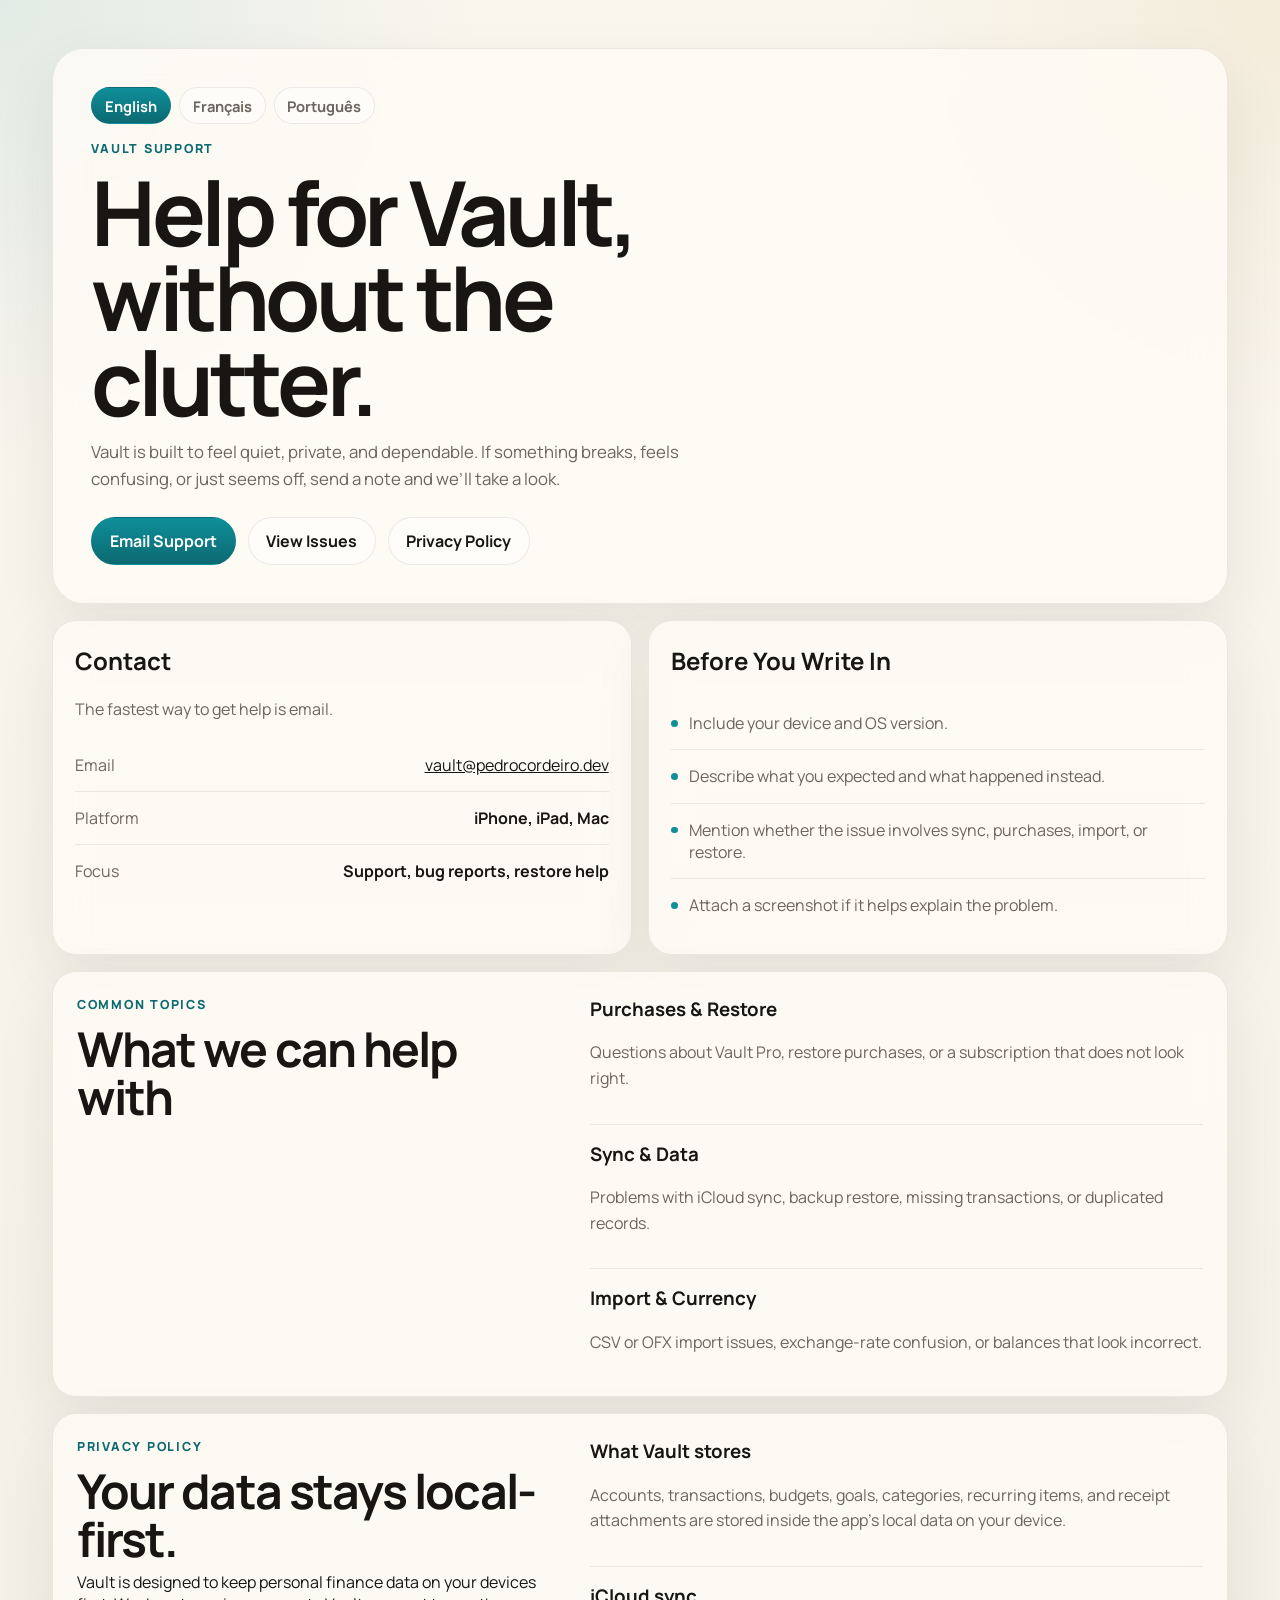
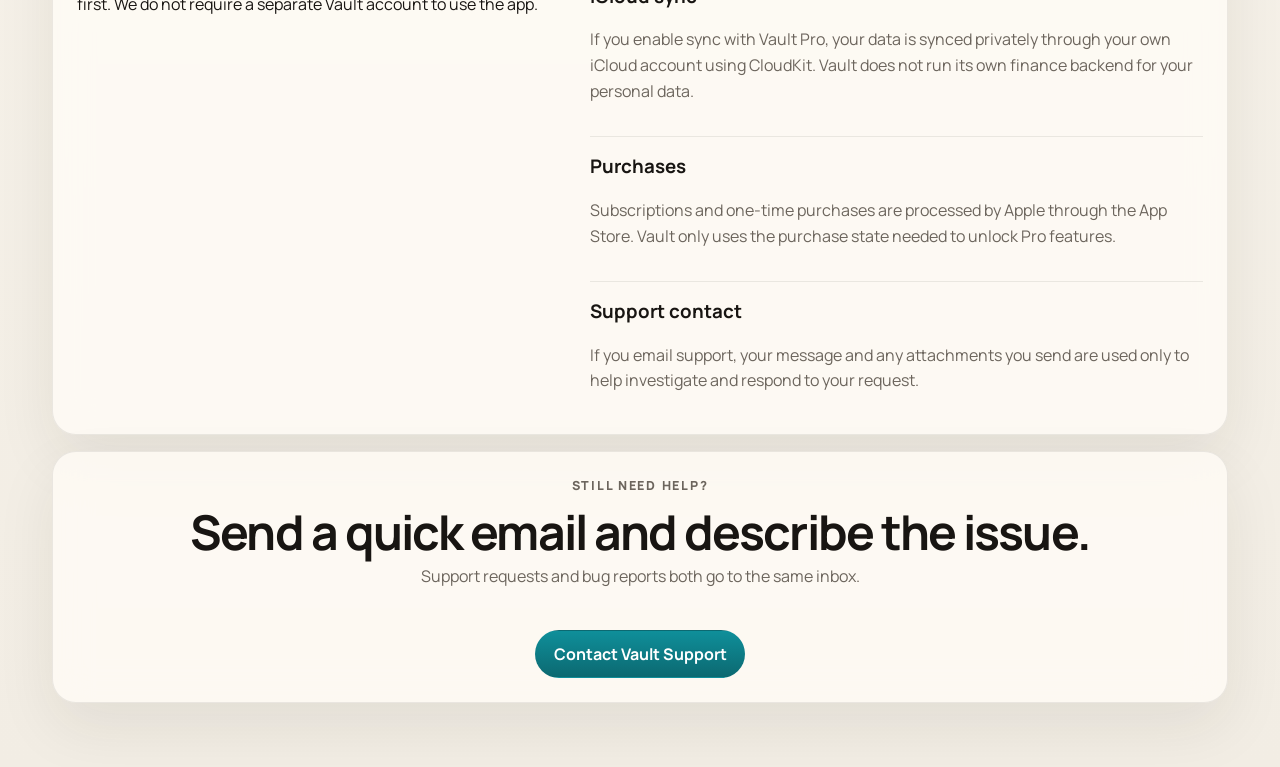
<file: index.html>
<!doctype html>
<html lang="en">
<head>
  <meta charset="utf-8">
  <meta name="viewport" content="width=device-width, initial-scale=1">
  <title>Vault Support</title>
  <meta name="description" content="Support for Vault, the local-first personal finance app for Apple platforms.">
  <link rel="alternate" hreflang="en" href="./">
  <link rel="alternate" hreflang="fr" href="./fr/">
  <link rel="alternate" hreflang="pt-PT" href="./pt-pt/">
  <link rel="preconnect" href="https://fonts.googleapis.com">
  <link rel="preconnect" href="https://fonts.gstatic.com" crossorigin>
  <link href="https://fonts.googleapis.com/css2?family=Manrope:wght@400;500;600;700;800&display=swap" rel="stylesheet">
  <link rel="stylesheet" href="styles.css">
</head>
<body>
  <main class="page">
    <section class="hero">
      <nav class="locale-switcher" aria-label="Languages">
        <a class="active" href="./" aria-current="page">English</a>
        <a href="./fr/">Français</a>
        <a href="./pt-pt/">Português</a>
      </nav>
      <p class="eyebrow">Vault Support</p>
      <h1>Help for Vault, without the clutter.</h1>
      <p class="lede">
        Vault is built to feel quiet, private, and dependable. If something breaks, feels confusing,
        or just seems off, send a note and we’ll take a look.
      </p>
      <div class="hero-actions">
        <a class="button primary" href="mailto:vault@pedrocordeiro.dev">Email Support</a>
        <a class="button secondary" href="https://github.com/app-vault-finance/Vault/issues">View Issues</a>
        <a class="button secondary" href="#privacy">Privacy Policy</a>
      </div>
    </section>

    <section class="grid">
      <article class="panel">
        <h2>Contact</h2>
        <p>The fastest way to get help is email.</p>
        <ul class="support-list">
          <li><span>Email</span><a href="mailto:vault@pedrocordeiro.dev">vault@pedrocordeiro.dev</a></li>
          <li><span>Platform</span><strong>iPhone, iPad, Mac</strong></li>
          <li><span>Focus</span><strong>Support, bug reports, restore help</strong></li>
        </ul>
      </article>

      <article class="panel">
        <h2>Before You Write In</h2>
        <ul class="bullet-list">
          <li>Include your device and OS version.</li>
          <li>Describe what you expected and what happened instead.</li>
          <li>Mention whether the issue involves sync, purchases, import, or restore.</li>
          <li>Attach a screenshot if it helps explain the problem.</li>
        </ul>
      </article>
    </section>

    <section class="detail">
      <div class="detail-copy">
        <p class="eyebrow">Common Topics</p>
        <h2>What we can help with</h2>
      </div>
      <div class="topics">
        <div>
          <h3>Purchases & Restore</h3>
          <p>Questions about Vault Pro, restore purchases, or a subscription that does not look right.</p>
        </div>
        <div>
          <h3>Sync & Data</h3>
          <p>Problems with iCloud sync, backup restore, missing transactions, or duplicated records.</p>
        </div>
        <div>
          <h3>Import & Currency</h3>
          <p>CSV or OFX import issues, exchange-rate confusion, or balances that look incorrect.</p>
        </div>
      </div>
    </section>

    <section class="detail privacy" id="privacy">
      <div class="detail-copy">
        <p class="eyebrow">Privacy Policy</p>
        <h2>Your data stays local-first.</h2>
        <p>
          Vault is designed to keep personal finance data on your devices first. We do not require
          a separate Vault account to use the app.
        </p>
      </div>
      <div class="topics">
        <div>
          <h3>What Vault stores</h3>
          <p>
            Accounts, transactions, budgets, goals, categories, recurring items, and receipt
            attachments are stored inside the app’s local data on your device.
          </p>
        </div>
        <div>
          <h3>iCloud sync</h3>
          <p>
            If you enable sync with Vault Pro, your data is synced privately through your own iCloud
            account using CloudKit. Vault does not run its own finance backend for your personal data.
          </p>
        </div>
        <div>
          <h3>Purchases</h3>
          <p>
            Subscriptions and one-time purchases are processed by Apple through the App Store. Vault
            only uses the purchase state needed to unlock Pro features.
          </p>
        </div>
        <div>
          <h3>Support contact</h3>
          <p>
            If you email support, your message and any attachments you send are used only to help
            investigate and respond to your request.
          </p>
        </div>
      </div>
    </section>

    <section class="cta">
      <p class="eyebrow">Still Need Help?</p>
      <h2>Send a quick email and describe the issue.</h2>
      <p>Support requests and bug reports both go to the same inbox.</p>
      <a class="button primary" href="mailto:vault@pedrocordeiro.dev?subject=Vault%20Support">Contact Vault Support</a>
    </section>
  </main>
</body>
</html>
</file>
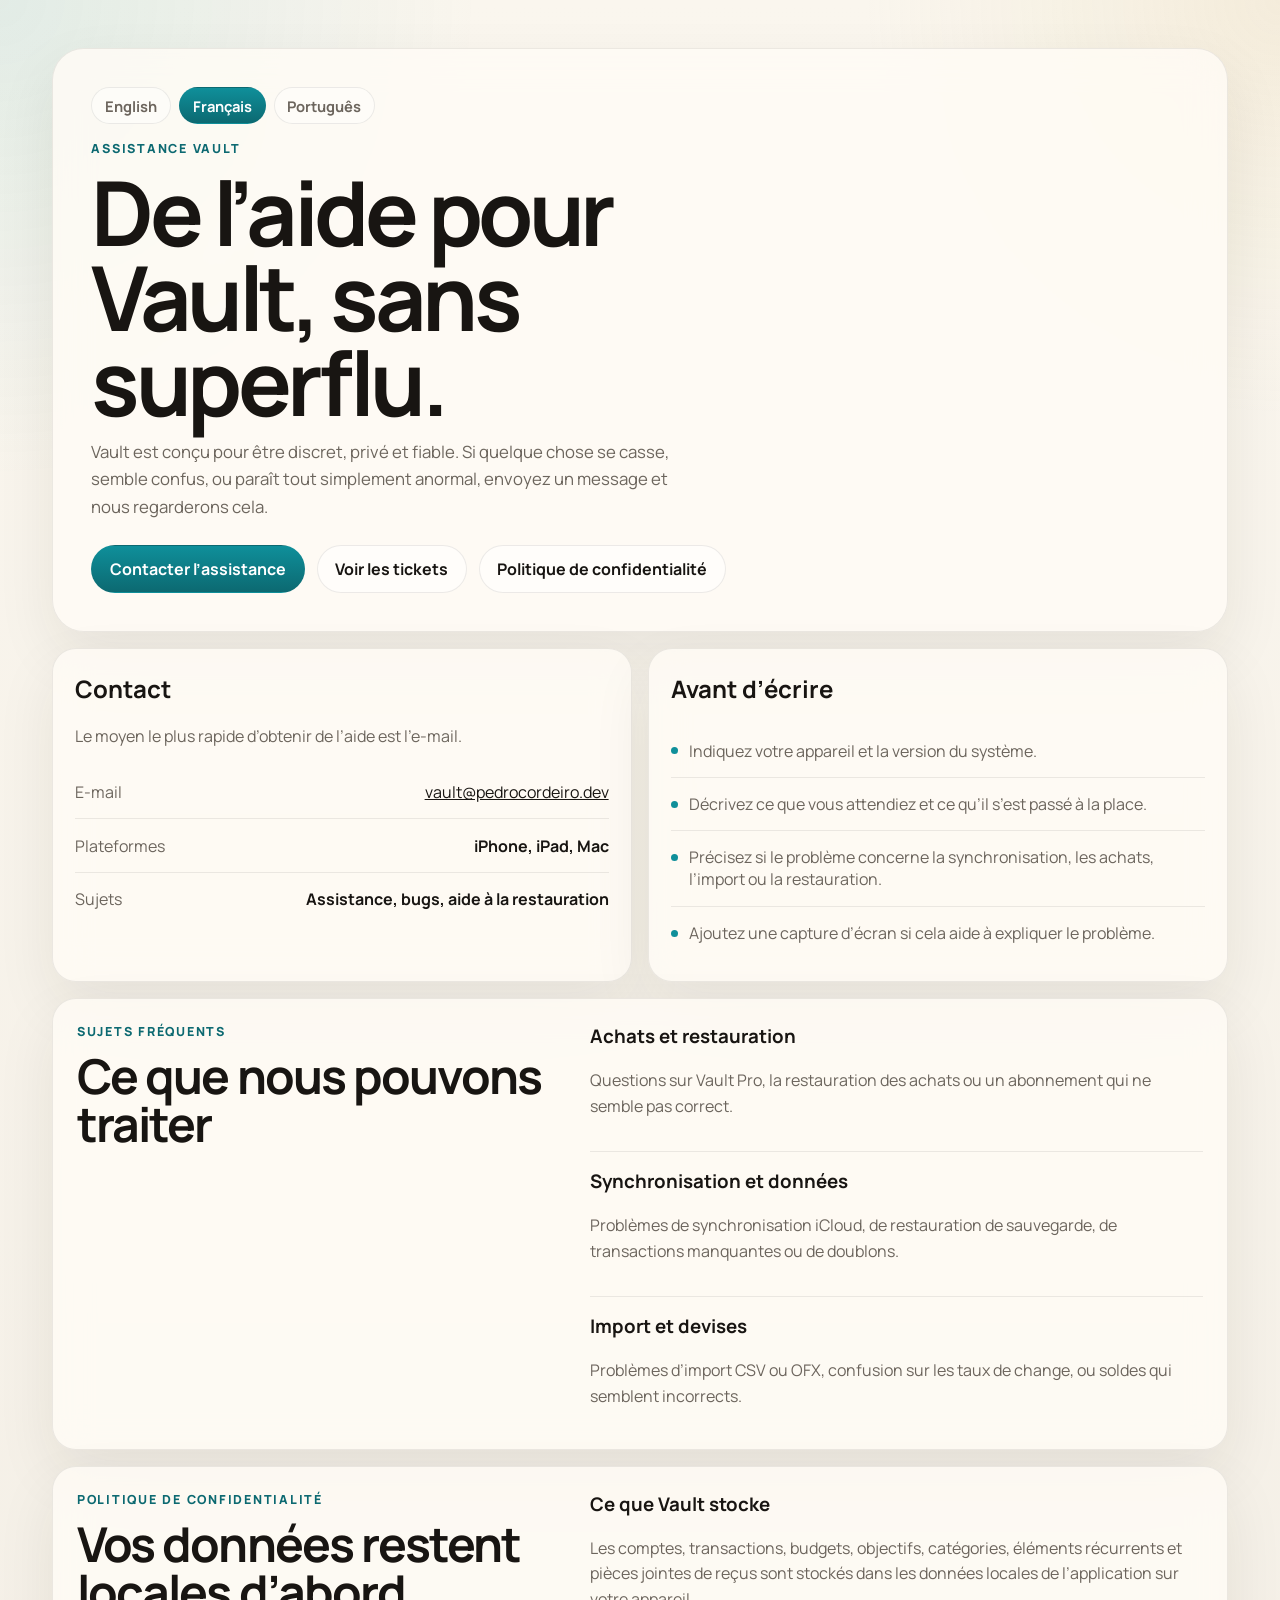
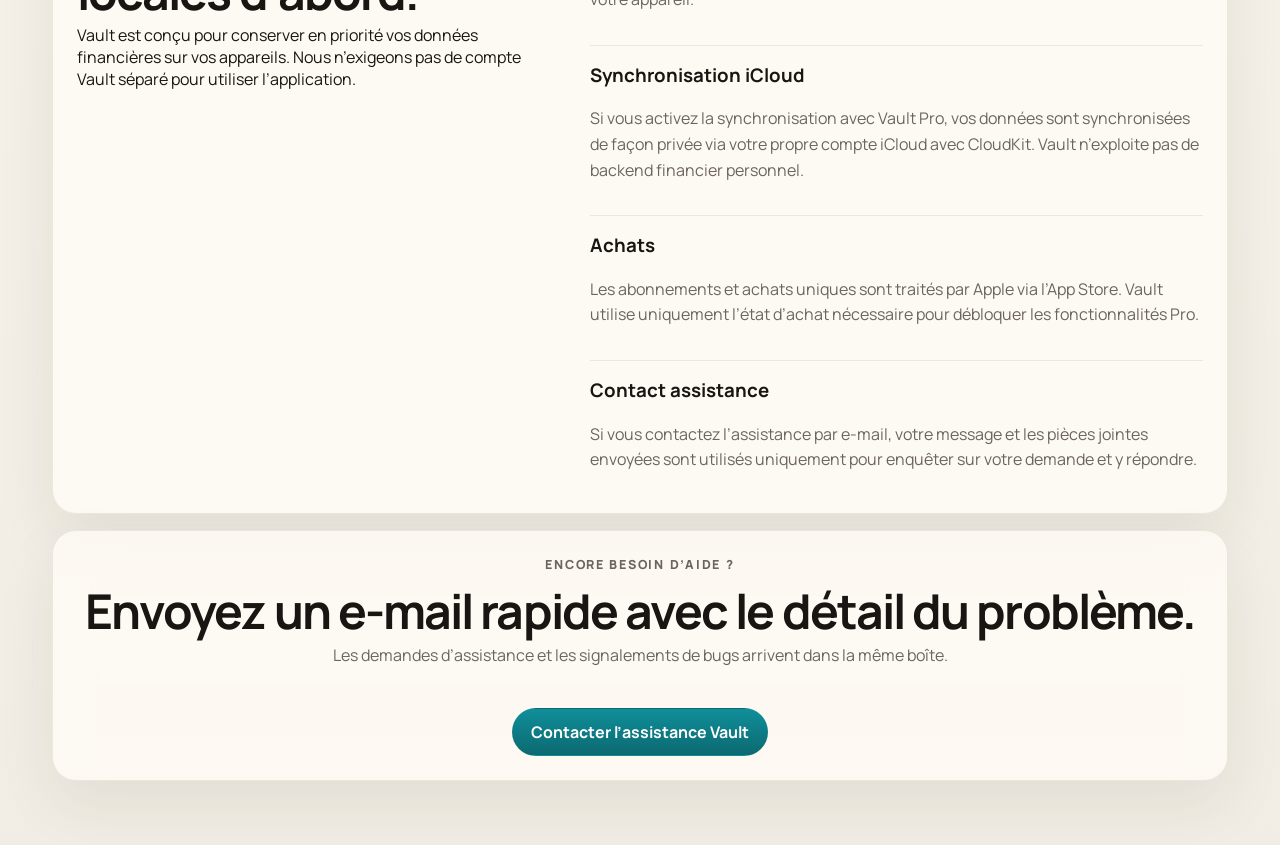
<file: fr/index.html>
<!doctype html>
<html lang="fr">
<head>
  <meta charset="utf-8">
  <meta name="viewport" content="width=device-width, initial-scale=1">
  <title>Assistance Vault</title>
  <meta name="description" content="Assistance pour Vault, l’application de finances personnelles local-first pour les plateformes Apple.">
  <link rel="alternate" hreflang="en" href="../">
  <link rel="alternate" hreflang="fr" href="./">
  <link rel="alternate" hreflang="pt-PT" href="../pt-pt/">
  <link rel="preconnect" href="https://fonts.googleapis.com">
  <link rel="preconnect" href="https://fonts.gstatic.com" crossorigin>
  <link href="https://fonts.googleapis.com/css2?family=Manrope:wght@400;500;600;700;800&display=swap" rel="stylesheet">
  <link rel="stylesheet" href="../styles.css">
</head>
<body>
  <main class="page">
    <section class="hero">
      <nav class="locale-switcher" aria-label="Langues">
        <a href="../">English</a>
        <a class="active" href="./" aria-current="page">Français</a>
        <a href="../pt-pt/">Português</a>
      </nav>
      <p class="eyebrow">Assistance Vault</p>
      <h1>De l’aide pour Vault, sans superflu.</h1>
      <p class="lede">
        Vault est conçu pour être discret, privé et fiable. Si quelque chose se casse, semble confus,
        ou paraît tout simplement anormal, envoyez un message et nous regarderons cela.
      </p>
      <div class="hero-actions">
        <a class="button primary" href="mailto:vault@pedrocordeiro.dev">Contacter l’assistance</a>
        <a class="button secondary" href="https://github.com/app-vault-finance/Vault/issues">Voir les tickets</a>
        <a class="button secondary" href="#privacy">Politique de confidentialité</a>
      </div>
    </section>

    <section class="grid">
      <article class="panel">
        <h2>Contact</h2>
        <p>Le moyen le plus rapide d’obtenir de l’aide est l’e-mail.</p>
        <ul class="support-list">
          <li><span>E-mail</span><a href="mailto:vault@pedrocordeiro.dev">vault@pedrocordeiro.dev</a></li>
          <li><span>Plateformes</span><strong>iPhone, iPad, Mac</strong></li>
          <li><span>Sujets</span><strong>Assistance, bugs, aide à la restauration</strong></li>
        </ul>
      </article>

      <article class="panel">
        <h2>Avant d’écrire</h2>
        <ul class="bullet-list">
          <li>Indiquez votre appareil et la version du système.</li>
          <li>Décrivez ce que vous attendiez et ce qu’il s’est passé à la place.</li>
          <li>Précisez si le problème concerne la synchronisation, les achats, l’import ou la restauration.</li>
          <li>Ajoutez une capture d’écran si cela aide à expliquer le problème.</li>
        </ul>
      </article>
    </section>

    <section class="detail">
      <div class="detail-copy">
        <p class="eyebrow">Sujets fréquents</p>
        <h2>Ce que nous pouvons traiter</h2>
      </div>
      <div class="topics">
        <div>
          <h3>Achats et restauration</h3>
          <p>Questions sur Vault Pro, la restauration des achats ou un abonnement qui ne semble pas correct.</p>
        </div>
        <div>
          <h3>Synchronisation et données</h3>
          <p>Problèmes de synchronisation iCloud, de restauration de sauvegarde, de transactions manquantes ou de doublons.</p>
        </div>
        <div>
          <h3>Import et devises</h3>
          <p>Problèmes d’import CSV ou OFX, confusion sur les taux de change, ou soldes qui semblent incorrects.</p>
        </div>
      </div>
    </section>

    <section class="detail privacy" id="privacy">
      <div class="detail-copy">
        <p class="eyebrow">Politique de confidentialité</p>
        <h2>Vos données restent locales d’abord.</h2>
        <p>
          Vault est conçu pour conserver en priorité vos données financières sur vos appareils.
          Nous n’exigeons pas de compte Vault séparé pour utiliser l’application.
        </p>
      </div>
      <div class="topics">
        <div>
          <h3>Ce que Vault stocke</h3>
          <p>
            Les comptes, transactions, budgets, objectifs, catégories, éléments récurrents et pièces jointes de reçus
            sont stockés dans les données locales de l’application sur votre appareil.
          </p>
        </div>
        <div>
          <h3>Synchronisation iCloud</h3>
          <p>
            Si vous activez la synchronisation avec Vault Pro, vos données sont synchronisées de façon privée
            via votre propre compte iCloud avec CloudKit. Vault n’exploite pas de backend financier personnel.
          </p>
        </div>
        <div>
          <h3>Achats</h3>
          <p>
            Les abonnements et achats uniques sont traités par Apple via l’App Store. Vault utilise uniquement
            l’état d’achat nécessaire pour débloquer les fonctionnalités Pro.
          </p>
        </div>
        <div>
          <h3>Contact assistance</h3>
          <p>
            Si vous contactez l’assistance par e-mail, votre message et les pièces jointes envoyées sont utilisés
            uniquement pour enquêter sur votre demande et y répondre.
          </p>
        </div>
      </div>
    </section>

    <section class="cta">
      <p class="eyebrow">Encore besoin d’aide&nbsp;?</p>
      <h2>Envoyez un e-mail rapide avec le détail du problème.</h2>
      <p>Les demandes d’assistance et les signalements de bugs arrivent dans la même boîte.</p>
      <a class="button primary" href="mailto:vault@pedrocordeiro.dev?subject=Assistance%20Vault">Contacter l’assistance Vault</a>
    </section>
  </main>
</body>
</html>
</file>
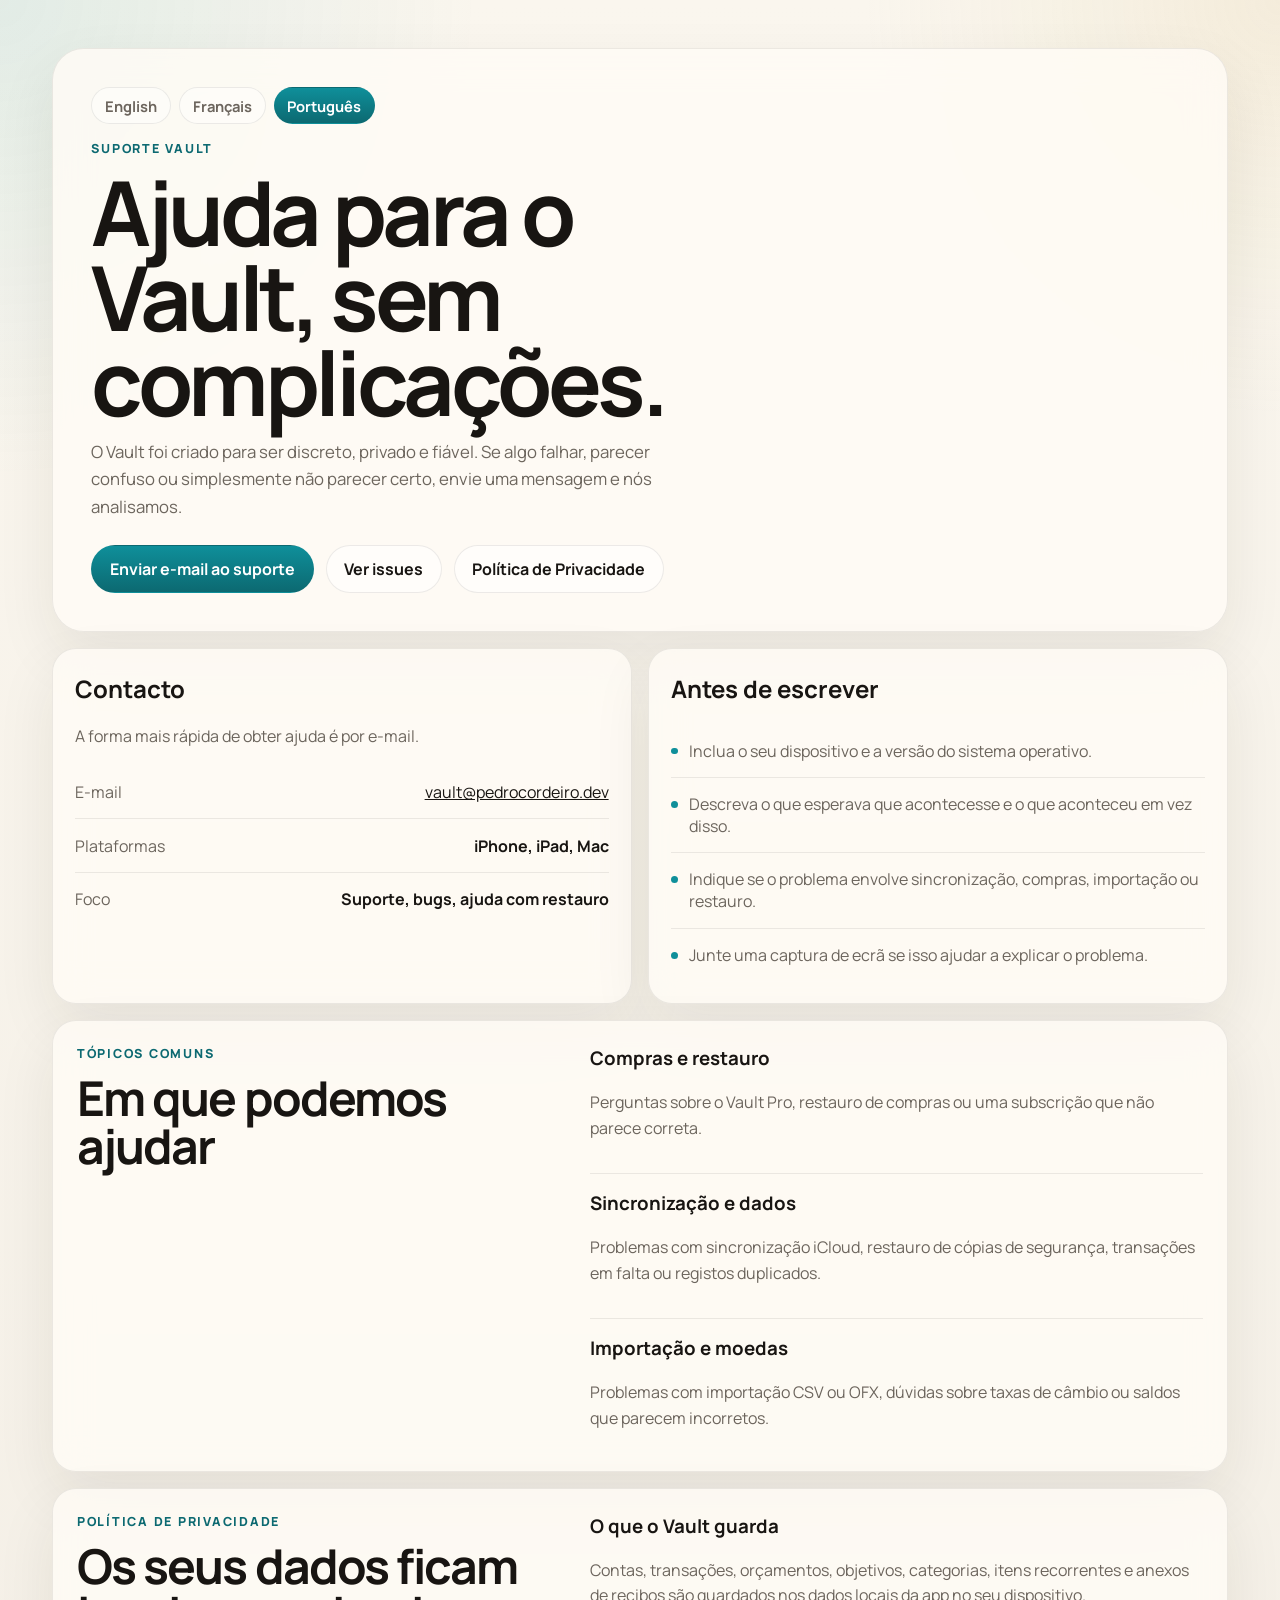
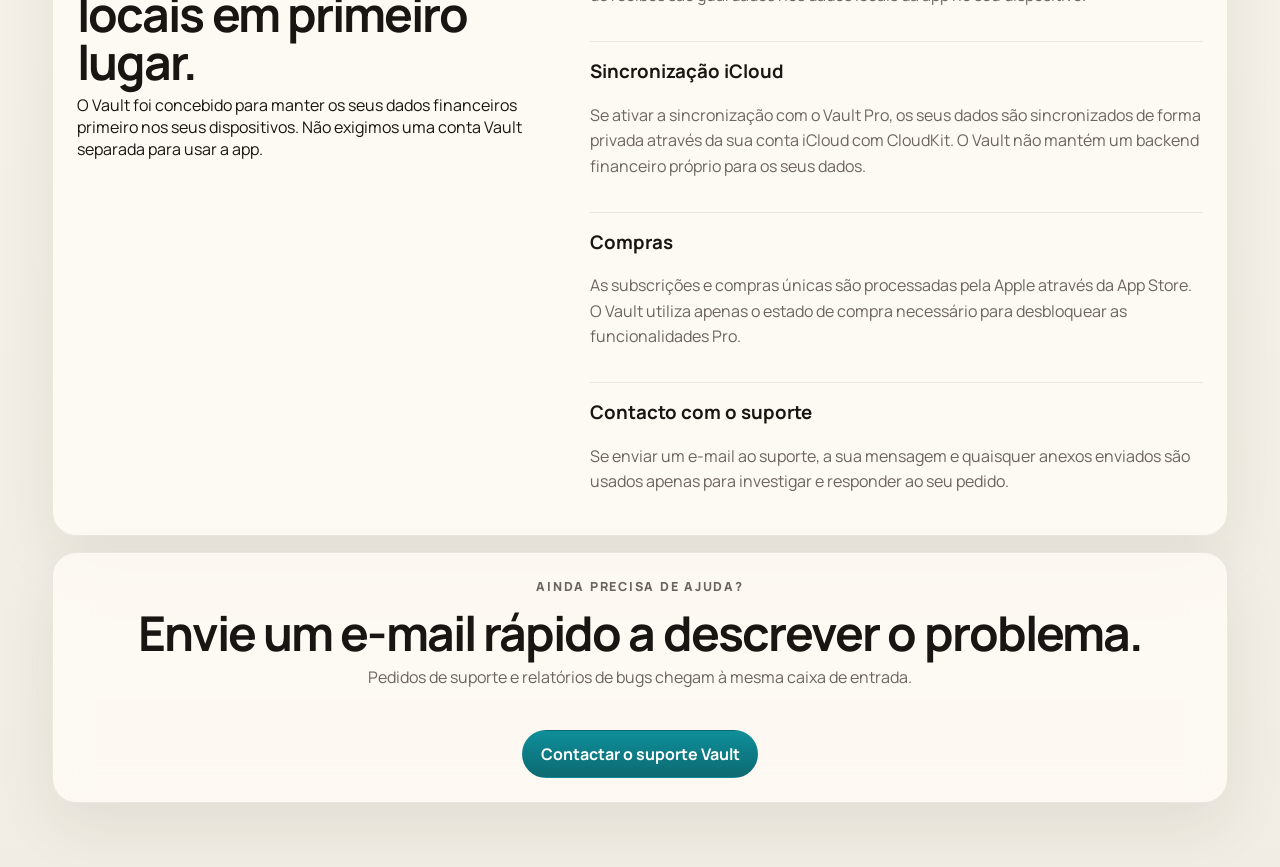
<file: pt-pt/index.html>
<!doctype html>
<html lang="pt-PT">
<head>
  <meta charset="utf-8">
  <meta name="viewport" content="width=device-width, initial-scale=1">
  <title>Suporte Vault</title>
  <meta name="description" content="Suporte para o Vault, a app de finanças pessoais local-first para plataformas Apple.">
  <link rel="alternate" hreflang="en" href="../">
  <link rel="alternate" hreflang="fr" href="../fr/">
  <link rel="alternate" hreflang="pt-PT" href="./">
  <link rel="preconnect" href="https://fonts.googleapis.com">
  <link rel="preconnect" href="https://fonts.gstatic.com" crossorigin>
  <link href="https://fonts.googleapis.com/css2?family=Manrope:wght@400;500;600;700;800&display=swap" rel="stylesheet">
  <link rel="stylesheet" href="../styles.css">
</head>
<body>
  <main class="page">
    <section class="hero">
      <nav class="locale-switcher" aria-label="Idiomas">
        <a href="../">English</a>
        <a href="../fr/">Français</a>
        <a class="active" href="./" aria-current="page">Português</a>
      </nav>
      <p class="eyebrow">Suporte Vault</p>
      <h1>Ajuda para o Vault, sem complicações.</h1>
      <p class="lede">
        O Vault foi criado para ser discreto, privado e fiável. Se algo falhar, parecer confuso
        ou simplesmente não parecer certo, envie uma mensagem e nós analisamos.
      </p>
      <div class="hero-actions">
        <a class="button primary" href="mailto:vault@pedrocordeiro.dev">Enviar e-mail ao suporte</a>
        <a class="button secondary" href="https://github.com/app-vault-finance/Vault/issues">Ver issues</a>
        <a class="button secondary" href="#privacy">Política de Privacidade</a>
      </div>
    </section>

    <section class="grid">
      <article class="panel">
        <h2>Contacto</h2>
        <p>A forma mais rápida de obter ajuda é por e-mail.</p>
        <ul class="support-list">
          <li><span>E-mail</span><a href="mailto:vault@pedrocordeiro.dev">vault@pedrocordeiro.dev</a></li>
          <li><span>Plataformas</span><strong>iPhone, iPad, Mac</strong></li>
          <li><span>Foco</span><strong>Suporte, bugs, ajuda com restauro</strong></li>
        </ul>
      </article>

      <article class="panel">
        <h2>Antes de escrever</h2>
        <ul class="bullet-list">
          <li>Inclua o seu dispositivo e a versão do sistema operativo.</li>
          <li>Descreva o que esperava que acontecesse e o que aconteceu em vez disso.</li>
          <li>Indique se o problema envolve sincronização, compras, importação ou restauro.</li>
          <li>Junte uma captura de ecrã se isso ajudar a explicar o problema.</li>
        </ul>
      </article>
    </section>

    <section class="detail">
      <div class="detail-copy">
        <p class="eyebrow">Tópicos comuns</p>
        <h2>Em que podemos ajudar</h2>
      </div>
      <div class="topics">
        <div>
          <h3>Compras e restauro</h3>
          <p>Perguntas sobre o Vault Pro, restauro de compras ou uma subscrição que não parece correta.</p>
        </div>
        <div>
          <h3>Sincronização e dados</h3>
          <p>Problemas com sincronização iCloud, restauro de cópias de segurança, transações em falta ou registos duplicados.</p>
        </div>
        <div>
          <h3>Importação e moedas</h3>
          <p>Problemas com importação CSV ou OFX, dúvidas sobre taxas de câmbio ou saldos que parecem incorretos.</p>
        </div>
      </div>
    </section>

    <section class="detail privacy" id="privacy">
      <div class="detail-copy">
        <p class="eyebrow">Política de Privacidade</p>
        <h2>Os seus dados ficam locais em primeiro lugar.</h2>
        <p>
          O Vault foi concebido para manter os seus dados financeiros primeiro nos seus dispositivos.
          Não exigimos uma conta Vault separada para usar a app.
        </p>
      </div>
      <div class="topics">
        <div>
          <h3>O que o Vault guarda</h3>
          <p>
            Contas, transações, orçamentos, objetivos, categorias, itens recorrentes e anexos de recibos
            são guardados nos dados locais da app no seu dispositivo.
          </p>
        </div>
        <div>
          <h3>Sincronização iCloud</h3>
          <p>
            Se ativar a sincronização com o Vault Pro, os seus dados são sincronizados de forma privada
            através da sua conta iCloud com CloudKit. O Vault não mantém um backend financeiro próprio para os seus dados.
          </p>
        </div>
        <div>
          <h3>Compras</h3>
          <p>
            As subscrições e compras únicas são processadas pela Apple através da App Store. O Vault utiliza apenas
            o estado de compra necessário para desbloquear as funcionalidades Pro.
          </p>
        </div>
        <div>
          <h3>Contacto com o suporte</h3>
          <p>
            Se enviar um e-mail ao suporte, a sua mensagem e quaisquer anexos enviados são usados apenas
            para investigar e responder ao seu pedido.
          </p>
        </div>
      </div>
    </section>

    <section class="cta">
      <p class="eyebrow">Ainda precisa de ajuda?</p>
      <h2>Envie um e-mail rápido a descrever o problema.</h2>
      <p>Pedidos de suporte e relatórios de bugs chegam à mesma caixa de entrada.</p>
      <a class="button primary" href="mailto:vault@pedrocordeiro.dev?subject=Suporte%20Vault">Contactar o suporte Vault</a>
    </section>
  </main>
</body>
</html>
</file>
<file: styles.css>
:root {
  --bg: #f5f1e8;
  --surface: rgba(255, 252, 246, 0.82);
  --surface-strong: #fbf7f0;
  --text: #181512;
  --muted: #6c655d;
  --line: rgba(24, 21, 18, 0.08);
  --accent: #0f8f9a;
  --accent-dark: #0c6971;
  --shadow: 0 24px 60px rgba(42, 34, 23, 0.08);
}

* {
  box-sizing: border-box;
}

html {
  background: var(--bg);
}

body {
  margin: 0;
  font-family: "Manrope", system-ui, sans-serif;
  color: var(--text);
  background:
    radial-gradient(circle at top left, rgba(15, 143, 154, 0.1), transparent 30rem),
    radial-gradient(circle at top right, rgba(212, 186, 119, 0.16), transparent 26rem),
    linear-gradient(180deg, #faf6ee 0%, #f2ede4 100%);
}

a {
  color: inherit;
}

.page {
  width: min(100%, 76rem);
  margin: 0 auto;
  padding: 3rem 1.25rem 4rem;
}

.hero,
.panel,
.detail,
.cta {
  border: 1px solid var(--line);
  background: var(--surface);
  backdrop-filter: blur(18px);
  box-shadow: var(--shadow);
}

.hero {
  padding: clamp(1.75rem, 3vw, 3rem);
  border-radius: 2rem;
}

.locale-switcher {
  display: flex;
  flex-wrap: wrap;
  gap: 0.5rem;
  margin-bottom: 1rem;
}

.locale-switcher a {
  display: inline-flex;
  align-items: center;
  justify-content: center;
  min-height: 2.2rem;
  padding: 0.45rem 0.8rem;
  border: 1px solid var(--line);
  border-radius: 999px;
  text-decoration: none;
  font-size: 0.92rem;
  font-weight: 700;
  color: var(--muted);
  background: rgba(255, 255, 255, 0.45);
}

.locale-switcher a.active {
  color: white;
  border-color: transparent;
  background: linear-gradient(180deg, var(--accent) 0%, var(--accent-dark) 100%);
}

.eyebrow {
  margin: 0 0 0.75rem;
  font-size: 0.78rem;
  font-weight: 800;
  letter-spacing: 0.14em;
  text-transform: uppercase;
  color: var(--accent-dark);
}

h1,
h2,
h3,
p {
  margin-top: 0;
}

h1 {
  max-width: 10ch;
  margin-bottom: 0.85rem;
  font-size: clamp(2.7rem, 7vw, 5.6rem);
  line-height: 0.95;
  letter-spacing: -0.05em;
}

.lede {
  max-width: 38rem;
  margin-bottom: 0;
  font-size: 1.05rem;
  line-height: 1.65;
  color: var(--muted);
}

.hero-actions,
.cta .button {
  margin-top: 1.5rem;
}

.hero-actions {
  display: flex;
  flex-wrap: wrap;
  gap: 0.75rem;
}

.button {
  display: inline-flex;
  align-items: center;
  justify-content: center;
  min-height: 3rem;
  padding: 0.75rem 1.1rem;
  border-radius: 999px;
  border: 1px solid var(--line);
  text-decoration: none;
  font-weight: 700;
}

.button.primary {
  color: white;
  border-color: transparent;
  background: linear-gradient(180deg, var(--accent) 0%, var(--accent-dark) 100%);
}

.button.secondary {
  background: rgba(255, 255, 255, 0.5);
}

.grid {
  display: grid;
  grid-template-columns: repeat(2, minmax(0, 1fr));
  gap: 1rem;
  margin-top: 1rem;
}

.panel,
.detail,
.cta {
  border-radius: 1.5rem;
}

.panel {
  padding: 1.4rem;
}

.support-list,
.bullet-list {
  margin: 0;
  padding: 0;
  list-style: none;
}

.support-list li,
.bullet-list li {
  padding: 0.95rem 0;
  border-top: 1px solid var(--line);
}

.support-list li:first-child,
.bullet-list li:first-child {
  border-top: 0;
}

.support-list {
  margin-top: 1rem;
}

.support-list li {
  display: flex;
  justify-content: space-between;
  gap: 1rem;
}

.support-list span {
  color: var(--muted);
}

.bullet-list li {
  position: relative;
  padding-left: 1.1rem;
  color: var(--muted);
}

.bullet-list li::before {
  content: "";
  position: absolute;
  left: 0;
  top: 1.45rem;
  width: 0.42rem;
  height: 0.42rem;
  border-radius: 999px;
  background: var(--accent);
}

.detail,
.cta {
  margin-top: 1rem;
  padding: 1.5rem;
}

.privacy {
  scroll-margin-top: 1.5rem;
}

.detail {
  display: grid;
  grid-template-columns: 1.1fr 1.4fr;
  gap: 2rem;
}

.detail-copy h2,
.cta h2 {
  margin-bottom: 0.5rem;
  font-size: clamp(1.8rem, 4vw, 3rem);
  line-height: 1;
  letter-spacing: -0.04em;
}

.topics {
  display: grid;
  gap: 1rem;
}

.topics div {
  padding-top: 1rem;
  border-top: 1px solid var(--line);
}

.topics div:first-child {
  padding-top: 0;
  border-top: 0;
}

.topics p,
.cta p,
.panel p {
  color: var(--muted);
  line-height: 1.6;
}

.cta {
  text-align: center;
}

.cta .button {
  margin-inline: auto;
}

@media (max-width: 820px) {
  .grid,
  .detail {
    grid-template-columns: 1fr;
  }

  .page {
    padding: 1rem 1rem 2rem;
  }

  .hero,
  .panel,
  .detail,
  .cta {
    border-radius: 1.25rem;
  }
}
</file>
